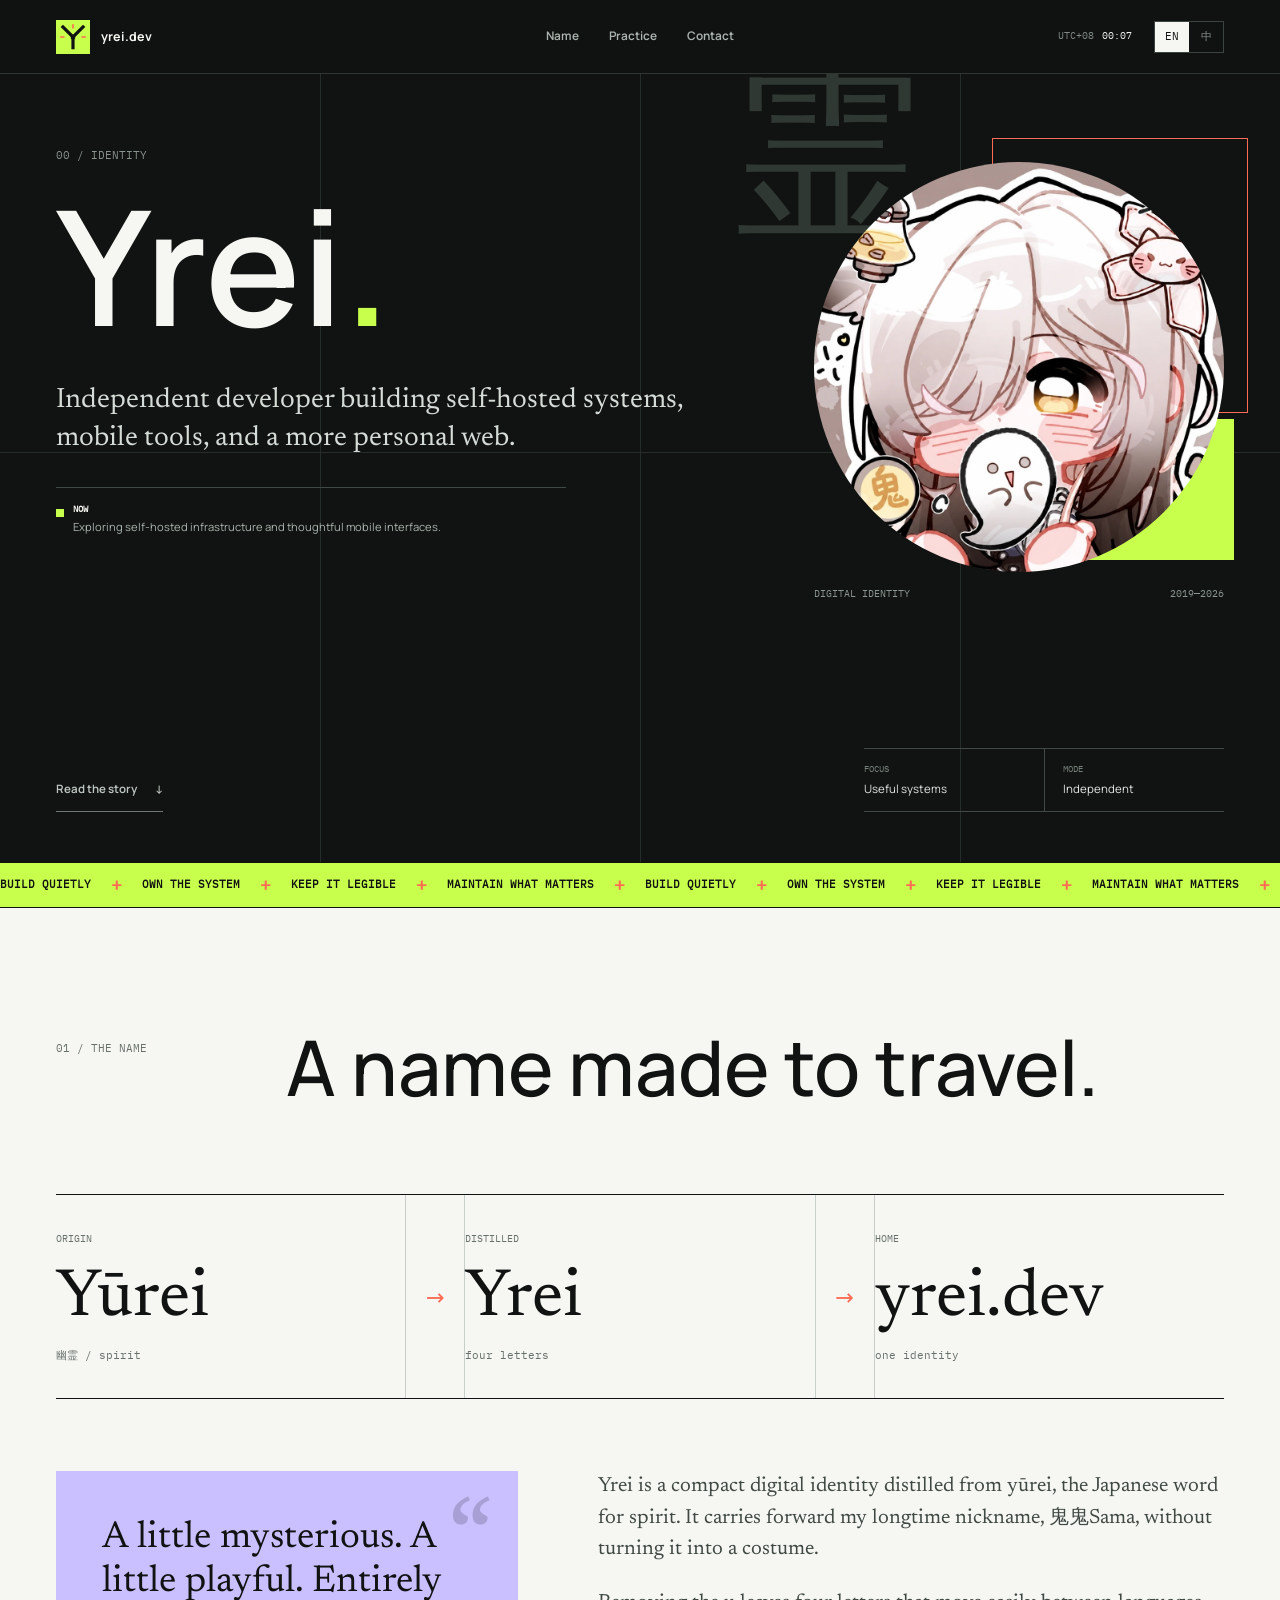
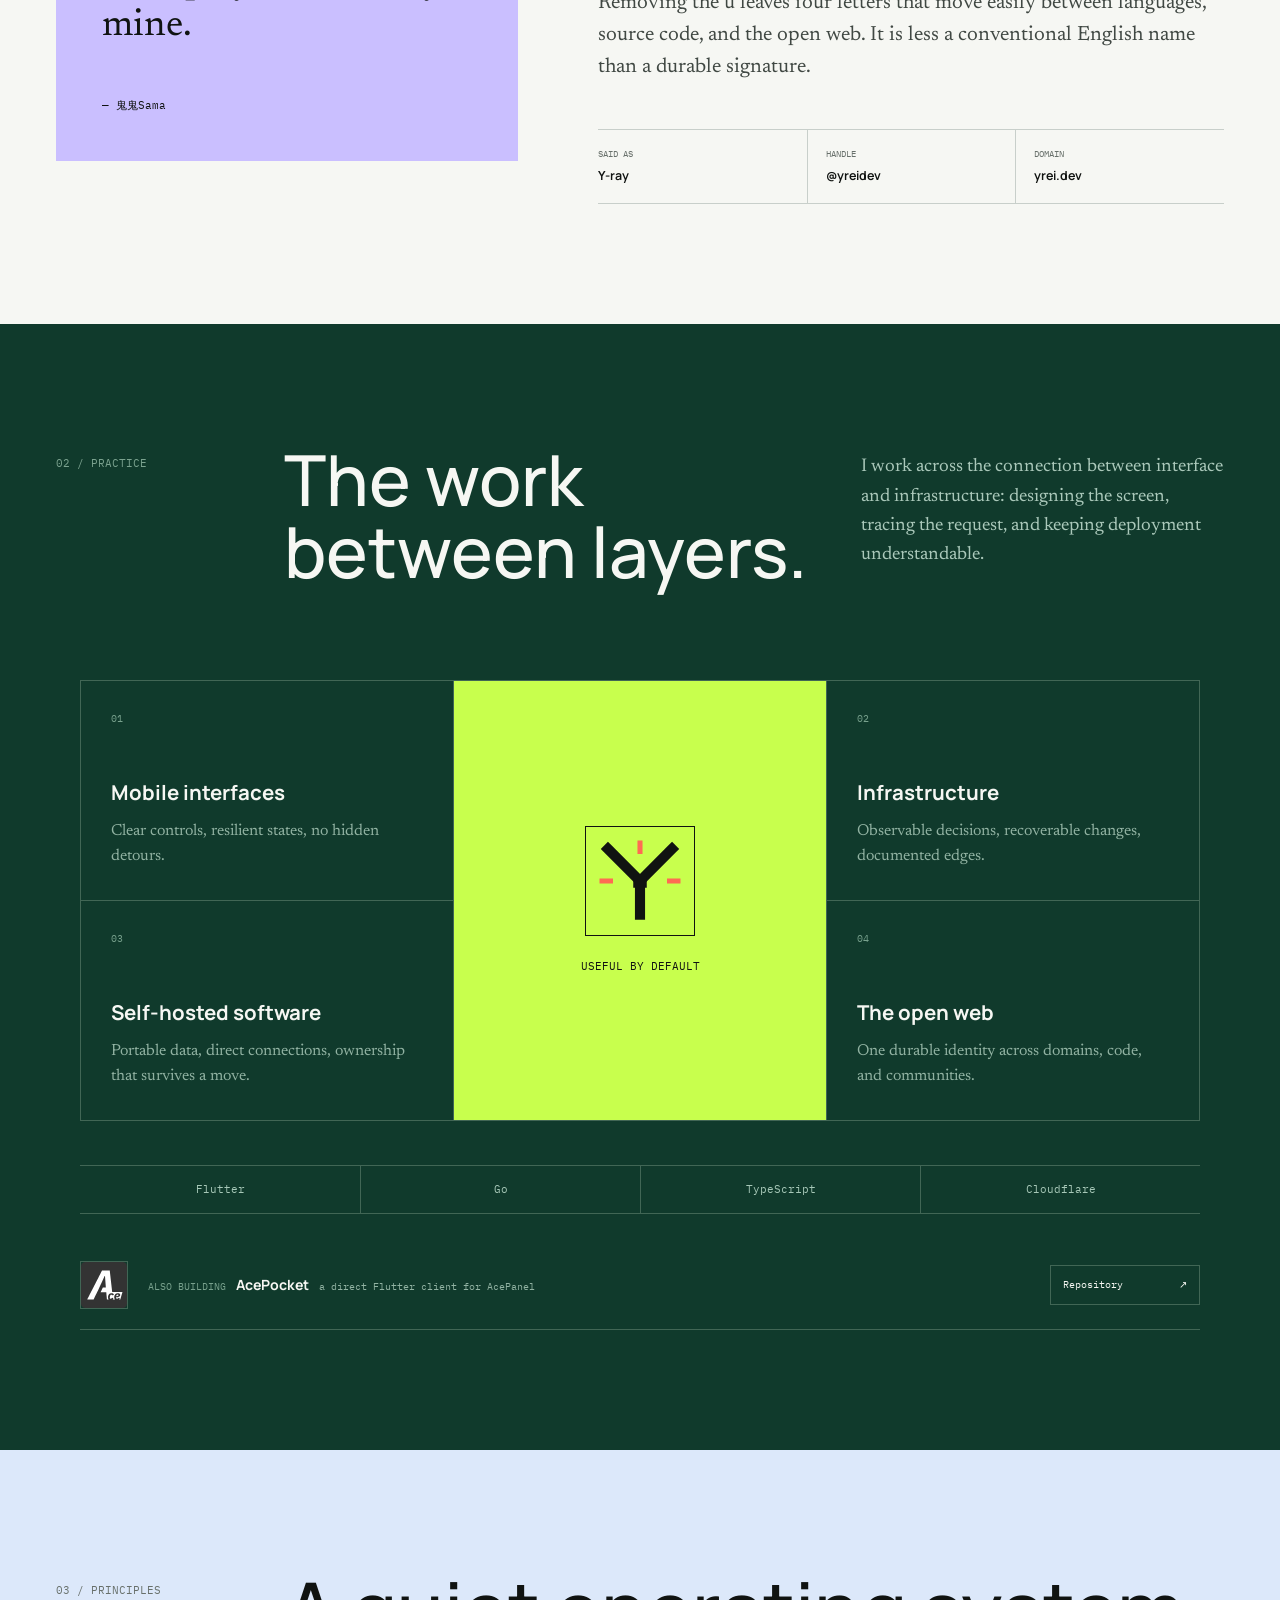
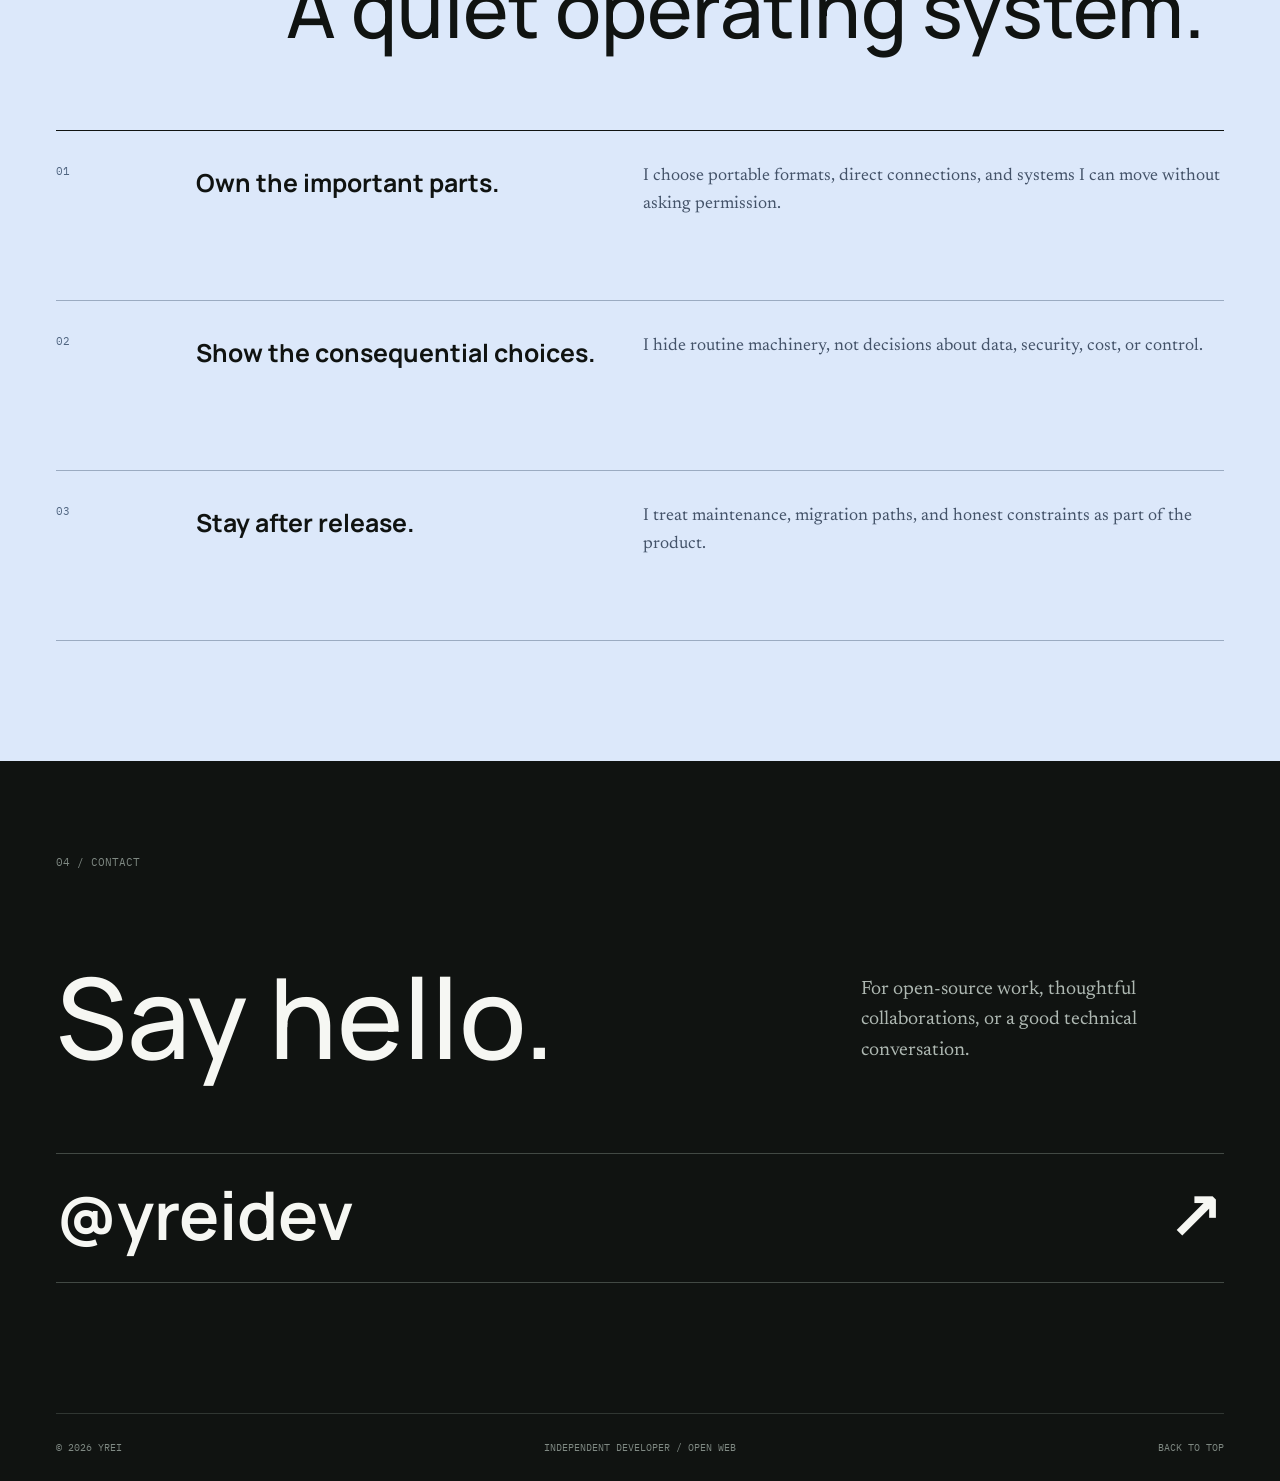
<file: index.html>
<!doctype html>
<html lang="en">
  <head>
    <meta charset="UTF-8" />
    <meta name="viewport" content="width=device-width, initial-scale=1" />
    <meta
      name="description"
      content="Yrei is an independent developer building self-hosted systems, mobile tools, and a more personal web."
    />
    <meta name="theme-color" content="#101311" />
    <meta property="og:title" content="Yrei - A durable digital identity" />
    <meta
      property="og:description"
      content="Independent developer building self-hosted systems, mobile tools, and a more personal web."
    />
    <meta property="og:type" content="profile" />
    <meta property="og:url" content="https://yrei.dev/" />
    <meta property="og:site_name" content="Yrei" />
    <meta property="og:locale" content="en_US" />
    <meta property="og:locale:alternate" content="zh_CN" />
    <meta property="og:image" content="https://yrei.dev/assets/social-card.png" />
    <meta property="og:image:type" content="image/png" />
    <meta property="og:image:width" content="1200" />
    <meta property="og:image:height" content="630" />
    <meta property="og:image:alt" content="Yrei - from Ghost name to durable digital identity" />
    <meta name="twitter:card" content="summary_large_image" />
    <meta name="twitter:title" content="Yrei - A durable digital identity" />
    <meta
      name="twitter:description"
      content="Independent developer building self-hosted systems, mobile tools, and a more personal web."
    />
    <meta name="twitter:image" content="https://yrei.dev/assets/social-card.png" />
    <meta name="twitter:image:alt" content="Yrei - from Ghost name to durable digital identity" />
    <link rel="canonical" href="https://yrei.dev/" />
    <link rel="icon" href="assets/yrei-mark.svg" type="image/svg+xml" />
    <link rel="apple-touch-icon" href="assets/apple-touch-icon.png" />
    <link rel="preload" href="assets/avatar.webp" as="image" type="image/webp" />
    <link rel="stylesheet" href="styles.css" />
    <title>Yrei - Independent developer</title>
    <script type="application/ld+json">
      {
        "@context": "https://schema.org",
        "@type": "Person",
        "name": "Yrei",
        "alternateName": ["鬼鬼Sama", "Yūrei"],
        "url": "https://yrei.dev/",
        "image": "https://yrei.dev/assets/social-card.png",
        "sameAs": ["https://github.com/yreidev"],
        "jobTitle": "Independent developer",
        "knowsAbout": [
          "Self-hosted software",
          "Mobile interfaces",
          "Infrastructure",
          "Open web"
        ]
      }
    </script>
  </head>
  <body>
    <div class="scroll-progress" aria-hidden="true"><span></span></div>
    <a class="skip-link" href="#main">Skip to content</a>

    <header class="site-header">
      <a class="wordmark" href="#top" aria-label="Yrei home">
        <img class="wordmark-symbol" src="assets/yrei-mark.svg" width="34" height="34" alt="" />
        <span class="wordmark-text">yrei.dev</span>
      </a>

      <nav class="site-nav" aria-label="Primary navigation">
        <a href="#name" data-en="Name" data-zh="名字">Name</a>
        <a href="#practice" data-en="Practice" data-zh="关注">Practice</a>
        <a href="#contact" data-en="Contact" data-zh="联系">Contact</a>
      </nav>

      <div class="header-meta">
        <p class="local-time"><span>UTC+08</span><time id="local-time">--:--</time></p>
        <div class="language-switch" role="group" aria-label="Language">
          <button type="button" data-language="en" aria-pressed="true">EN</button>
          <button type="button" data-language="zh" aria-pressed="false">中</button>
        </div>
      </div>
    </header>

    <main id="main">
      <section class="hero" id="top" data-section="top" aria-labelledby="hero-title">
        <div class="hero-lines" aria-hidden="true">
          <span></span><span></span><span></span><span></span>
        </div>

        <div class="hero-heading">
          <p class="section-code">00 / IDENTITY</p>
          <h1 id="hero-title">Yrei<span>.</span></h1>
          <p
            class="hero-intro"
            data-en="Independent developer building self-hosted systems, mobile tools, and a more personal web."
            data-zh="独立开发者，构建自托管系统、移动工具，以及更属于个人的网络空间。"
          >
            Independent developer building self-hosted systems, mobile tools, and a more personal
            web.
          </p>
          <p class="now-status">
            <span class="now-indicator" aria-hidden="true"></span>
            <span>
              <strong data-en="Now" data-zh="此刻">Now</strong>
              <small
                data-en="Exploring self-hosted infrastructure and thoughtful mobile interfaces."
                data-zh="正在探索自托管基础设施与更周到的移动界面。"
              >
                Exploring self-hosted infrastructure and thoughtful mobile interfaces.
              </small>
            </span>
          </p>
        </div>

        <figure class="portrait" aria-label="Portrait of Yrei">
          <div class="portrait-index" aria-hidden="true">霊</div>
          <div class="portrait-frame">
            <img
              src="assets/avatar.webp"
              width="1024"
              height="1024"
              alt="Yrei's illustrated profile portrait"
              fetchpriority="high"
            />
          </div>
          <figcaption>
            <span data-en="Digital identity" data-zh="数字身份">Digital identity</span>
            <span>2019—2026</span>
          </figcaption>
        </figure>

        <div class="hero-aside">
          <dl>
            <div>
              <dt data-en="Focus" data-zh="关注">Focus</dt>
              <dd data-en="Useful systems" data-zh="有用的系统">Useful systems</dd>
            </div>
            <div>
              <dt data-en="Mode" data-zh="方式">Mode</dt>
              <dd data-en="Independent" data-zh="独立创造">Independent</dd>
            </div>
          </dl>
        </div>

        <a class="hero-scroll" href="#name">
          <span data-en="Read the story" data-zh="阅读名字故事">Read the story</span>
          <span aria-hidden="true">&#8595;</span>
        </a>
      </section>

      <noscript>
        <aside class="noscript-summary" lang="zh-CN">
          <strong>Yrei，读作 Y-ray。</strong>
          <p>名字来自 Yūrei（幽霊），延续了“鬼鬼Sama”这个长期使用的昵称。我是一名关注自托管系统、移动工具与开放网络的独立开发者。</p>
        </aside>
      </noscript>

      <div class="signal-tape" aria-hidden="true">
        <div>
          <span>BUILD QUIETLY</span><b>+</b><span>OWN THE SYSTEM</span><b>+</b>
          <span>KEEP IT LEGIBLE</span><b>+</b><span>MAINTAIN WHAT MATTERS</span><b>+</b>
          <span>BUILD QUIETLY</span><b>+</b><span>OWN THE SYSTEM</span><b>+</b>
          <span>KEEP IT LEGIBLE</span><b>+</b><span>MAINTAIN WHAT MATTERS</span><b>+</b>
        </div>
      </div>

      <section class="name-section" id="name" data-section="name" aria-labelledby="name-title">
        <header class="section-heading reveal">
          <p class="section-code">01 / THE NAME</p>
          <h2 id="name-title" data-en="A name made to travel." data-zh="一个为远行而生的名字。">
            A name made to travel.
          </h2>
        </header>

        <div class="name-evolution reveal" aria-label="Name evolution from Yurei to Yrei">
          <div>
            <span class="evolution-label" data-en="Origin" data-zh="起点">Origin</span>
            <strong>Yūrei</strong>
            <small>幽霊 / spirit</small>
          </div>
          <span class="evolution-arrow" aria-hidden="true">&#8594;</span>
          <div>
            <span class="evolution-label" data-en="Distilled" data-zh="凝练">Distilled</span>
            <strong>Yrei</strong>
            <small data-en="four letters" data-zh="四个字母">four letters</small>
          </div>
          <span class="evolution-arrow" aria-hidden="true">&#8594;</span>
          <div>
            <span class="evolution-label" data-en="Home" data-zh="归处">Home</span>
            <strong>yrei.dev</strong>
            <small data-en="one identity" data-zh="一个身份">one identity</small>
          </div>
        </div>

        <div class="name-story">
          <blockquote class="reveal">
            <p data-en="A little mysterious. A little playful. Entirely mine." data-zh="有一点神秘，有一点玩味，完全属于我。">
              A little mysterious. A little playful. Entirely mine.
            </p>
            <footer>— 鬼鬼Sama</footer>
          </blockquote>

          <div class="story-copy reveal">
            <p
              data-en="Yrei is a compact digital identity distilled from yūrei, the Japanese word for spirit. It carries forward my longtime nickname, 鬼鬼Sama, without turning it into a costume."
              data-zh="Yrei 来自日语 Yūrei（幽霊）的压缩写法，也延续了我一直使用的昵称“鬼鬼Sama”，但它并不是一件刻意营造的外衣。"
            >
              Yrei is a compact digital identity distilled from yūrei, the Japanese word for spirit.
              It carries forward my longtime nickname, 鬼鬼Sama, without turning it into a costume.
            </p>
            <p
              data-en="Removing the u leaves four letters that move easily between languages, source code, and the open web. It is less a conventional English name than a durable signature."
              data-zh="去掉 u 后只留下四个字母，可以自然穿行于不同语言、源代码和开放网络之间。它与其说是传统英文名，不如说是一个能够长期使用的签名。"
            >
              Removing the u leaves four letters that move easily between languages, source code,
              and the open web. It is less a conventional English name than a durable signature.
            </p>

            <dl class="pronunciation">
              <div>
                <dt data-en="Said as" data-zh="读作">Said as</dt>
                <dd>Y-ray</dd>
              </div>
              <div>
                <dt data-en="Handle" data-zh="用户名">Handle</dt>
                <dd>@yreidev</dd>
              </div>
              <div>
                <dt data-en="Domain" data-zh="域名">Domain</dt>
                <dd>yrei.dev</dd>
              </div>
            </dl>
          </div>
        </div>
      </section>

      <section class="practice-section" id="practice" data-section="practice" aria-labelledby="practice-title">
        <header class="practice-heading reveal">
          <p class="section-code">02 / PRACTICE</p>
          <h2 id="practice-title" data-en="The work between layers." data-zh="在不同层次之间工作。">
            The work between layers.
          </h2>
          <p
            data-en="I work across the connection between interface and infrastructure: designing the screen, tracing the request, and keeping deployment understandable."
            data-zh="我在界面与基础设施的连接处工作：设计屏幕上的交互，追踪请求的路径，也让部署过程保持可理解。"
          >
            I work across the connection between interface and infrastructure: designing the
            screen, tracing the request, and keeping deployment understandable.
          </p>
        </header>

        <div class="practice-map reveal">
          <div class="practice-center">
            <img src="assets/yrei-mark.svg" width="110" height="110" alt="" />
            <p data-en="Useful by default" data-zh="默认即实用">Useful by default</p>
          </div>
          <article>
            <span>01</span>
            <h3 data-en="Mobile interfaces" data-zh="移动界面">Mobile interfaces</h3>
            <p
              data-en="Clear controls, resilient states, no hidden detours."
              data-zh="控件清楚，状态可靠，不把绕路藏起来。"
            >
              Clear controls, resilient states, no hidden detours.
            </p>
          </article>
          <article>
            <span>02</span>
            <h3 data-en="Infrastructure" data-zh="基础设施">Infrastructure</h3>
            <p
              data-en="Observable decisions, recoverable changes, documented edges."
              data-zh="决定可观察，变更可恢复，边界有记录。"
            >
              Observable decisions, recoverable changes, documented edges.
            </p>
          </article>
          <article>
            <span>03</span>
            <h3 data-en="Self-hosted software" data-zh="自托管软件">Self-hosted software</h3>
            <p
              data-en="Portable data, direct connections, ownership that survives a move."
              data-zh="数据可迁移，连接更直接，换个环境也保有掌控权。"
            >
              Portable data, direct connections, ownership that survives a move.
            </p>
          </article>
          <article>
            <span>04</span>
            <h3 data-en="The open web" data-zh="开放网络">The open web</h3>
            <p
              data-en="One durable identity across domains, code, and communities."
              data-zh="让同一个长期身份贯穿域名、代码与社区。"
            >
              One durable identity across domains, code, and communities.
            </p>
          </article>
        </div>

        <div class="tool-line reveal" aria-label="Primary technologies">
          <span>Flutter</span><span>Go</span><span>TypeScript</span><span>Cloudflare</span>
        </div>

        <aside class="build-aside reveal" aria-label="Selected build">
          <img src="assets/acepocket-logo.svg" width="48" height="48" alt="" />
          <p>
            <span data-en="Also building" data-zh="也在做">Also building</span>
            <strong>AcePocket</strong>
            <small
              data-en="a direct Flutter client for AcePanel"
              data-zh="一个直连 AcePanel 的 Flutter 客户端"
            >
              a direct Flutter client for AcePanel
            </small>
          </p>
          <a
            href="https://github.com/yreidev/AcePocket"
            target="_blank"
            rel="noreferrer"
            aria-label="View AcePocket on GitHub"
          >
            <span data-en="Repository" data-zh="仓库">Repository</span>
            <span aria-hidden="true">&#8599;</span>
          </a>
        </aside>
      </section>

      <section class="principles-section" aria-labelledby="principles-title">
        <header class="section-heading reveal">
          <p class="section-code">03 / PRINCIPLES</p>
          <h2 id="principles-title" data-en="A quiet operating system." data-zh="一套安静的做事系统。">
            A quiet operating system.
          </h2>
        </header>

        <ol class="principles-list">
          <li class="reveal">
            <span>01</span>
            <h3 data-en="Own the important parts." data-zh="掌控重要部分。">Own the important parts.</h3>
            <p
              data-en="I choose portable formats, direct connections, and systems I can move without asking permission."
              data-zh="我选择可迁移的格式、直接的连接，以及无需他人许可就能搬走的系统。"
            >
              I choose portable formats, direct connections, and systems I can move without asking
              permission.
            </p>
          </li>
          <li class="reveal">
            <span>02</span>
            <h3 data-en="Show the consequential choices." data-zh="把关键选择展示出来。">
              Show the consequential choices.
            </h3>
            <p
              data-en="I hide routine machinery, not decisions about data, security, cost, or control."
              data-zh="我会隐藏重复的机械操作，但不会隐藏与数据、安全、成本和控制权有关的决定。"
            >
              I hide routine machinery, not decisions about data, security, cost, or control.
            </p>
          </li>
          <li class="reveal">
            <span>03</span>
            <h3 data-en="Stay after release." data-zh="发布之后继续留下。">Stay after release.</h3>
            <p
              data-en="I treat maintenance, migration paths, and honest constraints as part of the product."
              data-zh="我把维护、迁移路径与诚实的限制，也视为产品本身的一部分。"
            >
              I treat maintenance, migration paths, and honest constraints as part of the product.
            </p>
          </li>
        </ol>
      </section>

      <section class="contact-section" id="contact" data-section="contact" aria-labelledby="contact-title">
        <p class="section-code">04 / CONTACT</p>
        <div class="contact-main reveal">
          <h2 id="contact-title" data-en="Say hello." data-zh="来打个招呼。">Say hello.</h2>
          <p
            data-en="For open-source work, thoughtful collaborations, or a good technical conversation."
            data-zh="聊开源、认真合作，或进行一场有内容的技术交流。"
          >
            For open-source work, thoughtful collaborations, or a good technical conversation.
          </p>
        </div>
        <a
          class="contact-handle reveal"
          href="https://github.com/yreidev"
          target="_blank"
          rel="noreferrer"
        >
          <span>@yreidev</span><span aria-hidden="true">&#8599;</span>
        </a>
        <footer>
          <span>&copy; 2026 Yrei</span>
          <span data-en="Independent developer / open web" data-zh="独立开发者 / 开放网络">
            Independent developer / open web
          </span>
          <a href="#top" data-en="Back to top" data-zh="回到顶部">Back to top</a>
        </footer>
      </section>
    </main>

    <script src="script.js" defer></script>
  </body>
</html>
</file>
<file: styles.css>
@font-face {
  font-family: "Manrope";
  src: url("assets/manrope.woff2") format("woff2");
  font-style: normal;
  font-weight: 200 800;
  font-display: swap;
}

@font-face {
  font-family: "Newsreader";
  src: url("assets/newsreader.woff2") format("woff2");
  font-style: normal;
  font-weight: 200 800;
  font-display: swap;
}

@font-face {
  font-family: "IBM Plex Mono";
  src: url("assets/ibm-plex-mono.woff2") format("woff2");
  font-style: normal;
  font-weight: 400;
  font-display: swap;
}

:root {
  color-scheme: light;
  --ink: #101311;
  --ink-soft: #202722;
  --paper: #f6f7f3;
  --paper-bright: #ffffff;
  --muted: #68706b;
  --hairline: #c8cfca;
  --acid: #c8ff4d;
  --coral: #ff6b53;
  --blue: #8eb8ff;
  --lilac: #cabfff;
  --forest: #103a2c;
  --forest-light: #c5ead9;
  --max-width: 1440px;
  --gutter: 56px;
  --header-height: 74px;
}

* {
  box-sizing: border-box;
}

html {
  scroll-behavior: smooth;
}

body {
  margin: 0;
  background: var(--ink);
  color: var(--ink);
  font-family: "Manrope", "Noto Sans SC", system-ui, sans-serif;
  font-size: 16px;
  line-height: 1.6;
  letter-spacing: 0;
  -webkit-font-smoothing: antialiased;
}

a {
  color: inherit;
  text-decoration: none;
}

img {
  display: block;
  max-width: 100%;
}

button,
a {
  -webkit-tap-highlight-color: transparent;
}

button {
  font: inherit;
}

.skip-link {
  position: fixed;
  top: 10px;
  left: 10px;
  z-index: 100;
  padding: 10px 14px;
  background: var(--acid);
  color: var(--ink);
  transform: translateY(-150%);
}

.skip-link:focus {
  transform: translateY(0);
}

.scroll-progress {
  position: fixed;
  top: 0;
  right: 0;
  left: 0;
  z-index: 80;
  height: 3px;
  background: transparent;
  pointer-events: none;
}

.scroll-progress span {
  display: block;
  width: 100%;
  height: 100%;
  background: var(--acid);
  transform: scaleX(0);
  transform-origin: left;
}

.site-header {
  position: sticky;
  top: 0;
  z-index: 50;
  display: grid;
  width: 100%;
  min-height: var(--header-height);
  padding: 0 max(var(--gutter), calc((100vw - var(--max-width)) / 2 + var(--gutter)));
  grid-template-columns: 1fr auto 1fr;
  align-items: center;
  border-bottom: 1px solid #303632;
  background: rgba(16, 19, 17, 0.94);
  color: var(--paper);
  backdrop-filter: blur(16px);
}

.wordmark {
  display: inline-flex;
  width: max-content;
  align-items: center;
  gap: 11px;
  font-size: 0.78rem;
  font-weight: 700;
}

.wordmark-symbol {
  display: block;
  width: 34px;
  height: 34px;
}

.site-nav {
  display: flex;
  align-items: center;
  gap: 30px;
}

.site-nav a {
  position: relative;
  padding: 8px 0;
  color: #aab3ad;
  font-size: 0.74rem;
  font-weight: 650;
}

.site-nav a::after {
  position: absolute;
  right: 0;
  bottom: 1px;
  left: 0;
  height: 2px;
  background: var(--acid);
  content: "";
  opacity: 0;
  transform: scaleX(0.35);
  transition:
    opacity 180ms ease,
    transform 180ms ease;
}

.site-nav a:hover,
.site-nav a:focus-visible,
.site-nav a[aria-current="true"] {
  color: var(--paper);
}

.site-nav a:hover::after,
.site-nav a:focus-visible::after,
.site-nav a[aria-current="true"]::after {
  opacity: 1;
  transform: scaleX(1);
}

.header-meta {
  display: flex;
  justify-self: end;
  align-items: center;
  gap: 22px;
}

.local-time {
  display: flex;
  margin: 0;
  align-items: center;
  gap: 8px;
  color: #828c86;
  font-family: "IBM Plex Mono", monospace;
  font-size: 0.64rem;
}

.local-time time {
  color: var(--paper);
}

.language-switch {
  display: none;
  border: 1px solid #3c443f;
}

.js .language-switch {
  display: flex;
}

.language-switch button {
  width: 34px;
  height: 30px;
  padding: 0;
  border: 0;
  background: transparent;
  color: #88918c;
  cursor: pointer;
  font-family: "IBM Plex Mono", monospace;
  font-size: 0.66rem;
}

.language-switch button[aria-pressed="true"] {
  background: var(--paper);
  color: var(--ink);
}

.section-code {
  margin: 0;
  font-family: "IBM Plex Mono", monospace;
  font-size: 0.68rem;
  font-weight: 500;
  line-height: 1.4;
}

.hero {
  position: relative;
  display: grid;
  width: min(100%, var(--max-width));
  min-height: calc(100svh - 112px);
  margin: 0 auto;
  padding: 74px var(--gutter) 58px;
  grid-template-columns: minmax(0, 1.2fr) minmax(340px, 0.8fr);
  overflow: hidden;
  background: var(--ink);
  color: var(--paper);
}

.hero-lines {
  position: absolute;
  inset: 0;
  pointer-events: none;
}

.hero-lines span {
  position: absolute;
  top: 0;
  bottom: 0;
  width: 1px;
  background: #262c28;
}

.hero-lines span:nth-child(1) {
  left: 25%;
}

.hero-lines span:nth-child(2) {
  left: 50%;
}

.hero-lines span:nth-child(3) {
  left: 75%;
}

.hero-lines span:nth-child(4) {
  top: 48%;
  right: 0;
  bottom: auto;
  left: 0;
  width: auto;
  height: 1px;
}

.hero-heading {
  position: relative;
  z-index: 3;
  align-self: start;
}

.hero-heading .section-code {
  color: #89928d;
}

.hero h1 {
  margin: 36px 0 0;
  font-size: 10rem;
  font-weight: 620;
  line-height: 0.82;
}

.hero h1 span {
  color: var(--acid);
}

.hero-intro {
  max-width: 680px;
  margin: 52px 0 0;
  color: #d5dbd7;
  font-family: "Newsreader", Georgia, serif;
  font-size: 1.75rem;
  line-height: 1.34;
}

.portrait {
  position: relative;
  z-index: 2;
  width: 410px;
  margin: 14px 0 0 auto;
  align-self: start;
}

.portrait::before {
  position: absolute;
  top: -24px;
  right: -24px;
  width: 62%;
  height: 62%;
  border: 1px solid var(--coral);
  content: "";
}

.portrait::after {
  position: absolute;
  right: -10px;
  bottom: 42px;
  z-index: -1;
  width: 52%;
  height: 32%;
  background: var(--acid);
  content: "";
}

.portrait-frame {
  position: relative;
  z-index: 2;
  width: 100%;
  aspect-ratio: 1 / 1;
  overflow: hidden;
  border-radius: 50%;
}

.portrait-frame img {
  display: block;
  width: 100%;
  height: 100%;
  object-fit: cover;
}

.portrait-index {
  position: absolute;
  top: -90px;
  left: -84px;
  z-index: 1;
  color: #303833;
  font-family: "Newsreader", serif;
  font-size: 12rem;
  line-height: 1;
}

.portrait figcaption {
  position: relative;
  z-index: 3;
  display: flex;
  padding: 14px 0 0;
  justify-content: space-between;
  color: #8c9690;
  font-family: "IBM Plex Mono", monospace;
  font-size: 0.62rem;
  text-transform: uppercase;
}

.hero-aside {
  position: absolute;
  right: var(--gutter);
  bottom: 50px;
  z-index: 4;
  width: 360px;
}

.now-status {
  display: flex;
  max-width: 510px;
  margin: 30px 0 0;
  padding-top: 14px;
  align-items: start;
  gap: 9px;
  border-top: 1px solid #414944;
  color: #c6cfca;
}

.now-indicator {
  flex: 0 0 auto;
  width: 8px;
  height: 8px;
  margin-top: 7px;
  background: var(--acid);
  animation: pulse 2.8s ease-in-out infinite;
}

.now-status > span:last-child {
  display: grid;
  gap: 2px;
}

.now-status strong {
  color: var(--paper);
  font-family: "IBM Plex Mono", monospace;
  font-size: 0.58rem;
  text-transform: uppercase;
}

.now-status small {
  max-width: 470px;
  color: #aab4ae;
  font-size: 0.7rem;
  line-height: 1.45;
}

.noscript-summary {
  display: grid;
  padding: 22px max(var(--gutter), calc((100vw - var(--max-width)) / 2 + var(--gutter)));
  grid-template-columns: 190px minmax(0, 760px);
  gap: 40px;
  align-items: baseline;
  border-top: 1px solid var(--ink);
  border-bottom: 1px solid var(--ink);
  background: var(--acid);
  color: var(--ink);
}

.noscript-summary strong {
  font-size: 0.76rem;
}

.noscript-summary p {
  margin: 0;
  font-size: 0.84rem;
}

.hero-aside dl {
  display: grid;
  margin: 0;
  grid-template-columns: repeat(2, 1fr);
  border-top: 1px solid #414944;
  border-bottom: 1px solid #414944;
}

.hero-aside dl div {
  padding: 13px 0;
}

.hero-aside dl div + div {
  padding-left: 18px;
  border-left: 1px solid #414944;
}

.hero-aside dt {
  color: #77817b;
  font-family: "IBM Plex Mono", monospace;
  font-size: 0.58rem;
  text-transform: uppercase;
}

.hero-aside dd {
  margin: 3px 0 0;
  color: #e1e6e3;
  font-size: 0.72rem;
}

.hero-scroll {
  position: absolute;
  bottom: 50px;
  left: var(--gutter);
  z-index: 4;
  display: flex;
  min-height: 44px;
  align-items: center;
  gap: 18px;
  border-bottom: 1px solid #6f7973;
  color: #bdc5c0;
  font-size: 0.72rem;
  font-weight: 650;
}

.signal-tape {
  width: 100%;
  overflow: hidden;
  border-top: 1px solid var(--ink);
  border-bottom: 1px solid var(--ink);
  background: var(--acid);
  color: var(--ink);
}

.signal-tape div {
  display: flex;
  width: max-content;
  height: 44px;
  align-items: center;
  gap: 20px;
  font-family: "IBM Plex Mono", monospace;
  font-size: 0.67rem;
  font-weight: 600;
  animation: ticker 28s linear infinite;
}

.signal-tape b {
  color: var(--coral);
  font-size: 1.1rem;
}

.name-section,
.practice-section,
.principles-section {
  padding: 120px max(var(--gutter), calc((100vw - var(--max-width)) / 2 + var(--gutter)));
}

.name-section {
  background: var(--paper);
}

.section-heading {
  display: grid;
  grid-template-columns: 190px minmax(0, 1fr);
  align-items: start;
  gap: 40px;
}

.section-heading .section-code {
  padding-top: 13px;
  color: var(--muted);
}

.section-heading h2,
.practice-heading h2,
.contact-main h2 {
  margin: 0;
  font-size: 4.8rem;
  font-weight: 520;
  line-height: 1.02;
}

.name-evolution {
  display: grid;
  margin-top: 88px;
  grid-template-columns: 1fr 60px 1fr 60px 1fr;
  align-items: stretch;
  border-top: 1px solid var(--ink);
  border-bottom: 1px solid var(--ink);
}

.name-evolution > div {
  min-width: 0;
  padding: 36px 0 34px;
}

.evolution-label {
  display: block;
  color: var(--muted);
  font-family: "IBM Plex Mono", monospace;
  font-size: 0.64rem;
  text-transform: uppercase;
}

.name-evolution strong {
  display: block;
  margin-top: 18px;
  font-family: "Newsreader", Georgia, serif;
  font-size: 4.2rem;
  font-weight: 420;
  line-height: 1;
  overflow-wrap: anywhere;
}

.name-evolution small {
  display: block;
  margin-top: 14px;
  color: var(--muted);
  font-family: "IBM Plex Mono", monospace;
  font-size: 0.66rem;
}

.evolution-arrow {
  display: grid;
  place-items: center;
  border-right: 1px solid var(--hairline);
  border-left: 1px solid var(--hairline);
  color: var(--coral);
  font-size: 1.4rem;
}

.name-story {
  display: grid;
  margin-top: 72px;
  grid-template-columns: minmax(0, 0.85fr) minmax(0, 1.15fr);
  gap: 80px;
  align-items: start;
}

.name-story blockquote {
  position: relative;
  margin: 0;
  padding: 46px;
  background: var(--lilac);
}

.name-story blockquote::before {
  position: absolute;
  top: 20px;
  right: 24px;
  color: rgba(16, 19, 17, 0.18);
  content: "“";
  font-family: "Newsreader", serif;
  font-size: 7rem;
  line-height: 1;
}

.name-story blockquote p {
  position: relative;
  margin: 0;
  font-family: "Newsreader", Georgia, serif;
  font-size: 2.35rem;
  line-height: 1.17;
}

.name-story blockquote footer {
  margin-top: 48px;
  font-family: "IBM Plex Mono", monospace;
  font-size: 0.7rem;
}

.story-copy > p {
  max-width: 720px;
  margin: 0;
  color: #404843;
  font-family: "Newsreader", Georgia, serif;
  font-size: 1.28rem;
  line-height: 1.55;
}

.story-copy > p + p {
  margin-top: 22px;
}

.pronunciation {
  display: grid;
  margin: 46px 0 0;
  grid-template-columns: repeat(3, 1fr);
  border-top: 1px solid var(--hairline);
  border-bottom: 1px solid var(--hairline);
}

.pronunciation div {
  padding: 17px 0;
}

.pronunciation div + div {
  padding-left: 18px;
  border-left: 1px solid var(--hairline);
}

.pronunciation dt {
  color: var(--muted);
  font-family: "IBM Plex Mono", monospace;
  font-size: 0.58rem;
  text-transform: uppercase;
}

.pronunciation dd {
  margin: 4px 0 0;
  font-size: 0.78rem;
  font-weight: 650;
}

.practice-section {
  background: var(--forest);
  color: var(--paper);
}

.practice-heading {
  display: grid;
  grid-template-columns: 180px minmax(0, 0.8fr) minmax(300px, 0.55fr);
  gap: 48px;
  align-items: start;
}

.practice-heading .section-code {
  padding-top: 12px;
  color: #7ba28f;
}

.practice-heading h2 {
  font-size: 4.4rem;
}

.practice-heading > p:last-child {
  margin: 8px 0 0;
  color: #aac8ba;
  font-family: "Newsreader", Georgia, serif;
  font-size: 1.15rem;
}

.practice-map {
  display: grid;
  max-width: 1120px;
  margin: 92px auto 0;
  grid-template-columns: repeat(3, 1fr);
  grid-template-rows: repeat(2, minmax(220px, auto));
  border-top: 1px solid #416655;
  border-left: 1px solid #416655;
}

.practice-map article,
.practice-center {
  min-width: 0;
  padding: 30px;
  border-right: 1px solid #416655;
  border-bottom: 1px solid #416655;
}

.practice-map article {
  display: flex;
  flex-direction: column;
  justify-content: space-between;
  transition:
    background 220ms ease,
    color 220ms ease;
}

.practice-map article:hover {
  background: var(--forest-light);
  color: var(--ink);
}

.practice-map article > span {
  color: #78a18d;
  font-family: "IBM Plex Mono", monospace;
  font-size: 0.62rem;
}

.practice-map article:hover > span {
  color: #3b6652;
}

.practice-map article h3 {
  margin: auto 0 0;
  font-size: 1.28rem;
}

.practice-map article p {
  margin: 10px 0 0;
  color: #91b2a2;
  font-family: "Newsreader", Georgia, serif;
  font-size: 1rem;
}

.practice-map article:hover p {
  color: #345547;
}

.practice-center {
  display: grid;
  grid-column: 2;
  grid-row: 1 / span 2;
  place-items: center;
  align-content: center;
  background: var(--acid);
  color: var(--ink);
  text-align: center;
}

.practice-center img {
  display: block;
  width: 110px;
  height: 110px;
  border: 1px solid var(--ink);
}

.practice-center p {
  margin: 22px 0 0;
  font-family: "IBM Plex Mono", monospace;
  font-size: 0.68rem;
  text-transform: uppercase;
}

.practice-map article:nth-of-type(1) {
  grid-column: 1;
  grid-row: 1;
}

.practice-map article:nth-of-type(2) {
  grid-column: 3;
  grid-row: 1;
}

.practice-map article:nth-of-type(3) {
  grid-column: 1;
  grid-row: 2;
}

.practice-map article:nth-of-type(4) {
  grid-column: 3;
  grid-row: 2;
}

.tool-line {
  display: grid;
  max-width: 1120px;
  margin: 44px auto 0;
  grid-template-columns: repeat(4, 1fr);
  border-top: 1px solid #416655;
  border-bottom: 1px solid #416655;
}

.tool-line span {
  padding: 15px;
  color: #a7c8b8;
  font-family: "IBM Plex Mono", monospace;
  font-size: 0.67rem;
  text-align: center;
}

.tool-line span + span {
  border-left: 1px solid #416655;
}

.build-aside {
  display: grid;
  max-width: 1120px;
  min-height: 88px;
  margin: 28px auto 0;
  padding: 18px 0;
  grid-template-columns: 48px minmax(0, 1fr) 150px;
  gap: 20px;
  align-items: center;
  border-bottom: 1px solid #416655;
  color: #a7c8b8;
}

.build-aside img {
  width: 48px;
  height: 48px;
  border: 1px solid #416655;
}

.build-aside p {
  display: flex;
  min-width: 0;
  margin: 0;
  align-items: baseline;
  gap: 10px;
}

.build-aside p > span,
.build-aside small,
.build-aside a {
  font-family: "IBM Plex Mono", monospace;
  font-size: 0.63rem;
}

.build-aside p > span {
  color: #78a18d;
  text-transform: uppercase;
}

.build-aside strong {
  color: var(--paper);
  font-size: 0.88rem;
}

.build-aside small {
  color: #91b2a2;
}

.build-aside a {
  display: flex;
  min-height: 40px;
  padding: 0 12px;
  align-items: center;
  justify-content: space-between;
  border: 1px solid #416655;
  color: var(--paper);
  transition:
    background 180ms ease,
    color 180ms ease;
}

.build-aside a:hover,
.build-aside a:focus-visible {
  background: var(--acid);
  color: var(--ink);
}

.principles-section {
  background: #dce8fa;
}

.principles-list {
  margin: 82px 0 0;
  padding: 0;
  border-top: 1px solid var(--ink);
  list-style: none;
}

.principles-list li {
  display: grid;
  min-height: 170px;
  padding: 32px 0;
  grid-template-columns: 100px minmax(260px, 0.7fr) minmax(300px, 1fr);
  gap: 40px;
  align-items: start;
  border-bottom: 1px solid #9babc1;
}

.principles-list li > span {
  color: #506580;
  font-family: "IBM Plex Mono", monospace;
  font-size: 0.68rem;
}

.principles-list h3 {
  margin: 0;
  font-size: 1.55rem;
}

.principles-list p {
  max-width: 670px;
  margin: 0;
  color: #445369;
  font-family: "Newsreader", Georgia, serif;
  font-size: 1.08rem;
}

.contact-section {
  position: relative;
  min-height: 720px;
  padding: 94px max(var(--gutter), calc((100vw - var(--max-width)) / 2 + var(--gutter))) 0;
  overflow: hidden;
  background: var(--ink);
  color: var(--paper);
}

.contact-section > .section-code {
  color: #7f8983;
}

.contact-main {
  display: grid;
  margin-top: 90px;
  grid-template-columns: minmax(0, 1fr) minmax(300px, 0.5fr);
  gap: 80px;
  align-items: end;
}

.contact-main h2 {
  font-size: 7rem;
}

.contact-main p {
  margin: 0 0 8px;
  color: #aeb8b2;
  font-family: "Newsreader", Georgia, serif;
  font-size: 1.2rem;
}

.contact-handle {
  display: flex;
  margin-top: 78px;
  padding: 24px 0 30px;
  align-items: center;
  justify-content: space-between;
  border-top: 1px solid #424944;
  border-bottom: 1px solid #424944;
  font-size: 4.2rem;
  font-weight: 650;
  line-height: 1.1;
  transition:
    color 180ms ease,
    padding 180ms ease;
}

.contact-handle:hover,
.contact-handle:focus-visible {
  padding-right: 18px;
  padding-left: 18px;
  color: var(--acid);
}

.contact-section > footer {
  position: absolute;
  right: max(var(--gutter), calc((100vw - var(--max-width)) / 2 + var(--gutter)));
  bottom: 0;
  left: max(var(--gutter), calc((100vw - var(--max-width)) / 2 + var(--gutter)));
  display: grid;
  min-height: 68px;
  grid-template-columns: repeat(3, 1fr);
  align-items: center;
  border-top: 1px solid #303632;
  color: #7f8983;
  font-family: "IBM Plex Mono", monospace;
  font-size: 0.6rem;
  text-transform: uppercase;
}

.contact-section > footer span:nth-child(2) {
  text-align: center;
}

.contact-section > footer a {
  text-align: right;
}

.error-page {
  min-height: 100svh;
  background: var(--ink);
  color: var(--paper);
}

.error-header {
  display: flex;
  width: min(100%, var(--max-width));
  min-height: var(--header-height);
  margin: 0 auto;
  padding: 0 var(--gutter);
  align-items: center;
  justify-content: space-between;
  border-bottom: 1px solid #303632;
}

.error-header > span {
  color: #7f8983;
  font-family: "IBM Plex Mono", monospace;
  font-size: 0.62rem;
}

.error-main {
  position: relative;
  width: min(100%, var(--max-width));
  min-height: calc(100svh - var(--header-height));
  margin: 0 auto;
  padding: 82px var(--gutter);
  overflow: hidden;
}

.error-main > .section-code {
  color: #7f8983;
}

.error-copy {
  position: relative;
  z-index: 2;
  display: grid;
  margin-top: 72px;
  padding: 52px 0;
  grid-template-columns: minmax(0, 1.15fr) minmax(300px, 0.55fr);
  gap: 72px;
  align-items: end;
  border-top: 1px solid #424944;
  border-bottom: 1px solid #424944;
}

.error-copy h1 {
  margin: 0;
  font-size: 7.4rem;
  font-weight: 620;
  line-height: 0.92;
}

.error-copy h1 span {
  color: var(--acid);
}

.error-copy p {
  margin: 0;
  color: #b5beb8;
  font-family: "Newsreader", Georgia, serif;
  font-size: 1.2rem;
}

.error-copy p + p {
  margin-top: 8px;
  color: #7f8983;
  font-family: "Manrope", "Noto Sans SC", sans-serif;
  font-size: 0.78rem;
}

.error-copy a {
  display: flex;
  min-height: 48px;
  margin-top: 34px;
  padding: 0 14px;
  align-items: center;
  justify-content: space-between;
  border: 1px solid #59635d;
  font-size: 0.74rem;
  font-weight: 700;
  transition:
    background 180ms ease,
    color 180ms ease;
}

.error-copy a:hover,
.error-copy a:focus-visible {
  background: var(--acid);
  color: var(--ink);
}

.error-glyph {
  position: absolute;
  right: 28px;
  bottom: -62px;
  z-index: 1;
  color: #202722;
  font-family: "Newsreader", serif;
  font-size: 24rem;
  line-height: 1;
}

.reveal {
  opacity: 0;
  transform: translateY(24px);
  transition:
    opacity 650ms ease,
    transform 650ms ease;
}

.reveal.is-visible {
  opacity: 1;
  transform: translateY(0);
}

:focus-visible {
  outline: 3px solid var(--coral);
  outline-offset: 4px;
}

@keyframes ticker {
  to {
    transform: translateX(-50%);
  }
}

@keyframes pulse {
  0%,
  100% {
    opacity: 1;
    transform: scale(1);
  }
  50% {
    opacity: 0.35;
    transform: scale(0.72);
  }
}

@media (max-width: 1160px) {
  :root {
    --gutter: 36px;
  }

  .site-header {
    grid-template-columns: 1fr 1fr;
  }

  .site-nav {
    display: none;
  }

  .hero h1 {
    font-size: 8rem;
  }

  .portrait {
    width: 350px;
  }

  .hero-intro {
    max-width: 560px;
    font-size: 1.5rem;
  }

  .practice-heading {
    grid-template-columns: 150px minmax(0, 1fr);
  }

  .practice-heading > p:last-child {
    grid-column: 2;
    max-width: 650px;
  }

  .contact-main h2 {
    font-size: 5.8rem;
  }
}

@media (max-width: 860px) {
  .hero {
    grid-template-columns: 1fr;
  }

  .hero h1 {
    font-size: 7rem;
  }

  .portrait {
    position: absolute;
    top: 68px;
    right: var(--gutter);
    width: 300px;
    opacity: 0.48;
  }

  .hero-heading {
    max-width: 640px;
  }

  .hero-aside {
    width: 310px;
  }

  .section-heading,
  .practice-heading {
    grid-template-columns: 1fr;
    gap: 28px;
  }

  .practice-heading > p:last-child {
    grid-column: auto;
  }

  .section-heading h2,
  .practice-heading h2 {
    font-size: 3.8rem;
  }

  .name-evolution {
    grid-template-columns: 1fr 44px 1fr;
  }

  .name-evolution > div:last-child,
  .name-evolution > .evolution-arrow:nth-of-type(2) {
    display: none;
  }

  .name-story {
    grid-template-columns: 1fr;
    gap: 56px;
  }

  .practice-map {
    grid-template-columns: repeat(2, 1fr);
    grid-template-rows: auto;
  }

  .practice-center {
    grid-column: 1 / -1;
    grid-row: auto;
    min-height: 250px;
  }

  .practice-map article:nth-of-type(n) {
    grid-column: auto;
    grid-row: auto;
  }

  .principles-list li {
    grid-template-columns: 50px minmax(0, 1fr);
  }

  .principles-list p {
    grid-column: 2;
  }

  .contact-main {
    grid-template-columns: 1fr;
    gap: 30px;
  }

  .error-copy {
    grid-template-columns: 1fr;
    gap: 42px;
  }
}

@media (max-width: 620px) {
  :root {
    --gutter: 20px;
    --header-height: 66px;
  }

  .site-header {
    min-height: var(--header-height);
  }

  .wordmark-text,
  .local-time {
    display: none;
  }

  .hero {
    min-height: calc(100svh - 96px);
    padding-top: 48px;
    padding-bottom: 42px;
  }

  .hero h1 {
    margin-top: 28px;
    font-size: 5rem;
  }

  .hero-intro {
    max-width: 92%;
    margin-top: 30px;
    font-size: 1.2rem;
  }

  .now-status {
    max-width: calc(100% - 150px);
    margin-top: 22px;
  }

  .now-status small {
    font-size: 0.64rem;
  }

  .noscript-summary {
    grid-template-columns: 1fr;
    gap: 6px;
  }

  .portrait {
    top: auto;
    right: 8px;
    bottom: 58px;
    width: 150px;
    opacity: 0.78;
  }

  .portrait::before {
    top: -12px;
    right: -12px;
  }

  .portrait::after,
  .portrait-index,
  .portrait figcaption,
  .hero-aside {
    display: none;
  }

  .hero-scroll {
    bottom: 42px;
  }

  .name-section,
  .practice-section,
  .principles-section {
    padding-top: 82px;
    padding-bottom: 82px;
  }

  .section-heading h2,
  .practice-heading h2 {
    font-size: 2.65rem;
  }

  .name-evolution {
    margin-top: 52px;
    grid-template-columns: 1fr;
  }

  .name-evolution > div {
    padding: 28px 0;
  }

  .name-evolution > div + div {
    border-top: 1px solid var(--hairline);
  }

  .name-evolution > div:last-child,
  .name-evolution > .evolution-arrow {
    display: none;
  }

  .name-evolution strong {
    font-size: 3.3rem;
  }

  .name-story {
    margin-top: 48px;
    gap: 42px;
  }

  .name-story blockquote {
    padding: 34px 28px;
  }

  .name-story blockquote p {
    font-size: 1.85rem;
  }

  .story-copy > p {
    font-size: 1.08rem;
  }

  .pronunciation {
    grid-template-columns: 1fr;
  }

  .pronunciation div + div {
    padding-left: 0;
    border-top: 1px solid var(--hairline);
    border-left: 0;
  }

  .practice-heading > p:last-child {
    font-size: 1rem;
  }

  .practice-map {
    margin-top: 54px;
    grid-template-columns: 1fr;
  }

  .practice-center {
    grid-column: auto;
    min-height: 220px;
  }

  .practice-map article {
    min-height: 190px;
  }

  .tool-line {
    grid-template-columns: repeat(2, 1fr);
  }

  .tool-line span:nth-child(3) {
    border-top: 1px solid #416655;
    border-left: 0;
  }

  .tool-line span:nth-child(4) {
    border-top: 1px solid #416655;
  }

  .build-aside {
    grid-template-columns: 42px minmax(0, 1fr);
    gap: 14px;
  }

  .build-aside img {
    width: 42px;
    height: 42px;
  }

  .build-aside p {
    display: grid;
    gap: 2px;
  }

  .build-aside a {
    grid-column: 1 / -1;
  }

  .principles-list {
    margin-top: 54px;
  }

  .principles-list li {
    min-height: 0;
    grid-template-columns: 36px minmax(0, 1fr);
    gap: 18px;
  }

  .principles-list h3 {
    font-size: 1.25rem;
  }

  .principles-list p {
    font-size: 0.98rem;
  }

  .contact-section {
    min-height: 650px;
    padding-top: 76px;
  }

  .contact-main {
    margin-top: 70px;
  }

  .contact-main h2 {
    font-size: 4rem;
  }

  .contact-handle {
    margin-top: 70px;
    font-size: 2.3rem;
  }

  .contact-section > footer {
    grid-template-columns: 1fr auto;
  }

  .contact-section > footer span:nth-child(2) {
    display: none;
  }

  .error-main {
    padding-top: 62px;
  }

  .error-copy {
    margin-top: 48px;
    padding: 38px 0;
  }

  .error-copy h1 {
    font-size: 4.1rem;
  }

  .error-glyph {
    right: 4px;
    bottom: -18px;
    font-size: 12rem;
  }
}

@media (max-width: 370px) {
  .hero h1 {
    font-size: 4.3rem;
  }

  .hero-intro {
    font-size: 1.08rem;
  }

  .portrait {
    width: 132px;
  }

  .section-heading h2,
  .practice-heading h2 {
    font-size: 2.3rem;
  }

  .contact-main h2 {
    font-size: 3.3rem;
  }

  .contact-handle {
    font-size: 2rem;
  }
}

@media (prefers-reduced-motion: reduce) {
  html {
    scroll-behavior: auto;
  }

  *,
  *::before,
  *::after {
    animation-duration: 0.01ms !important;
    animation-iteration-count: 1 !important;
    scroll-behavior: auto !important;
    transition-duration: 0.01ms !important;
  }

  .reveal {
    opacity: 1;
    transform: none;
  }
}
</file>
